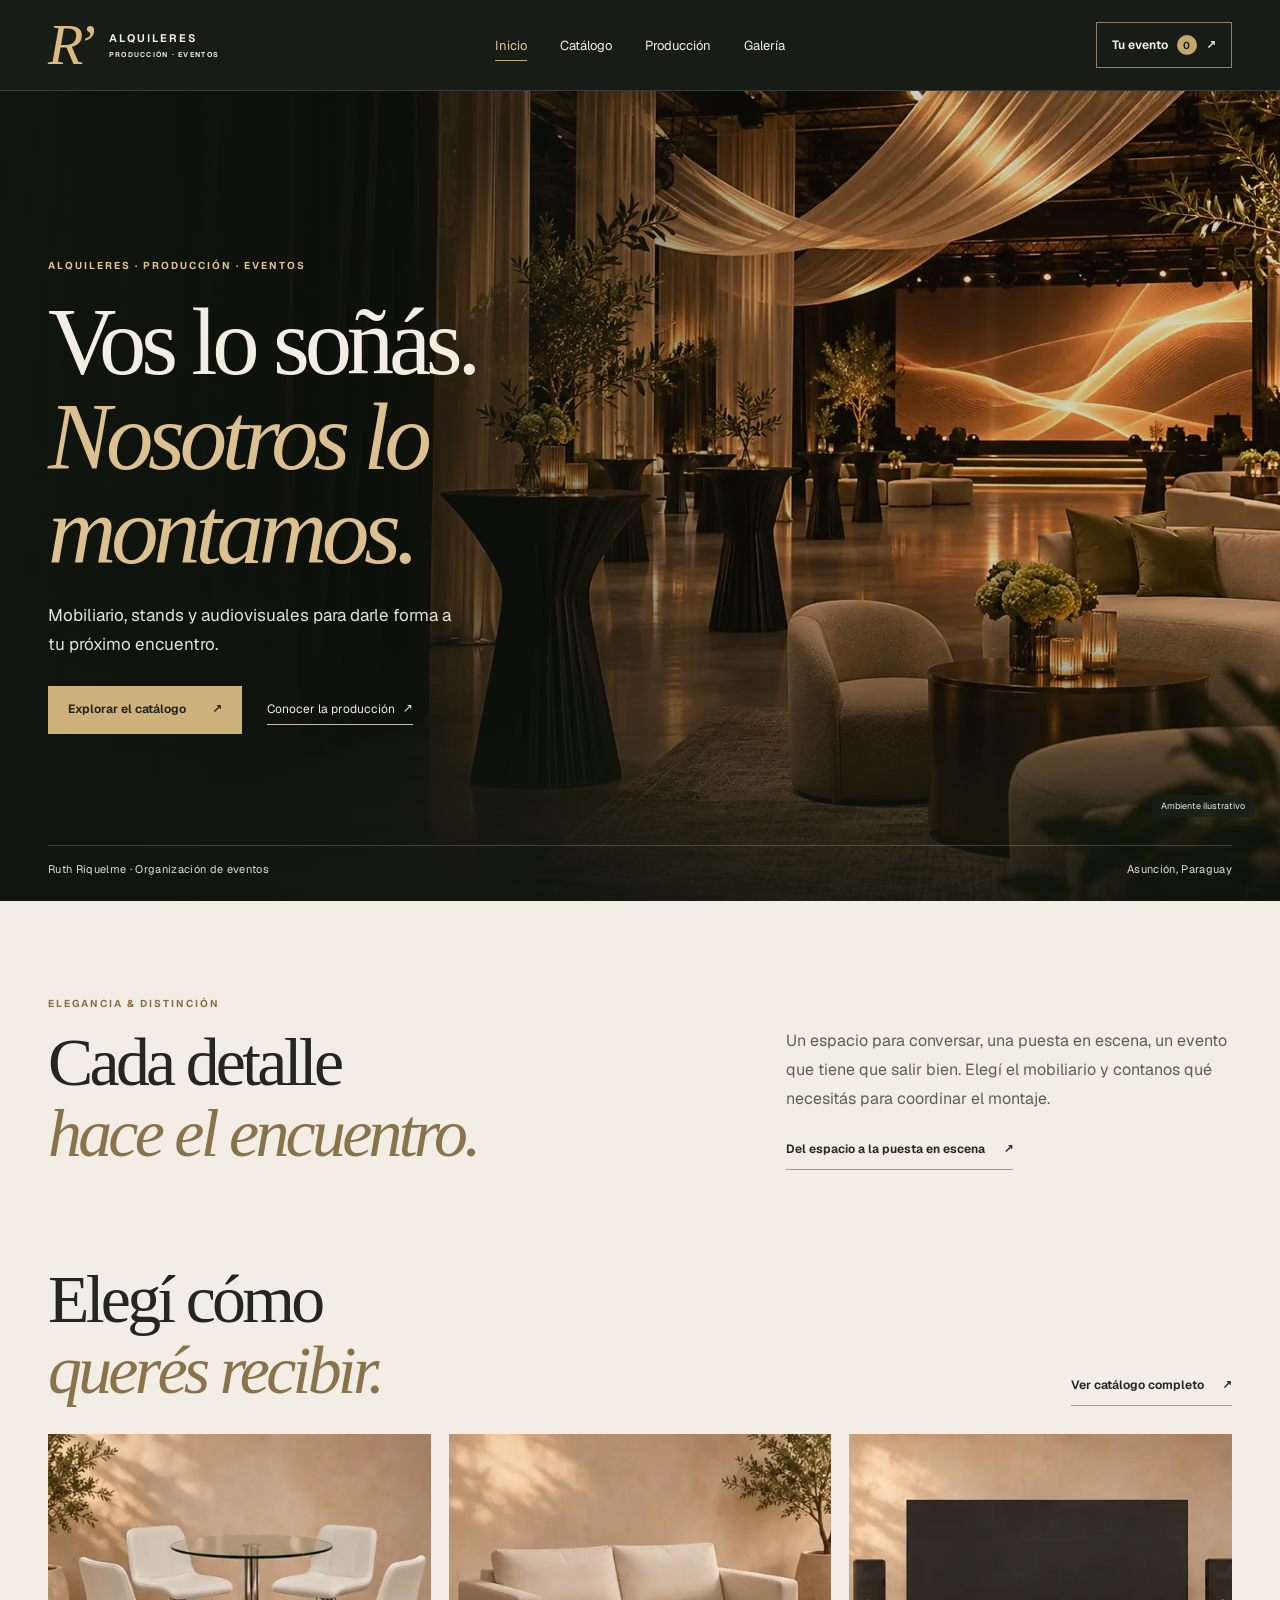
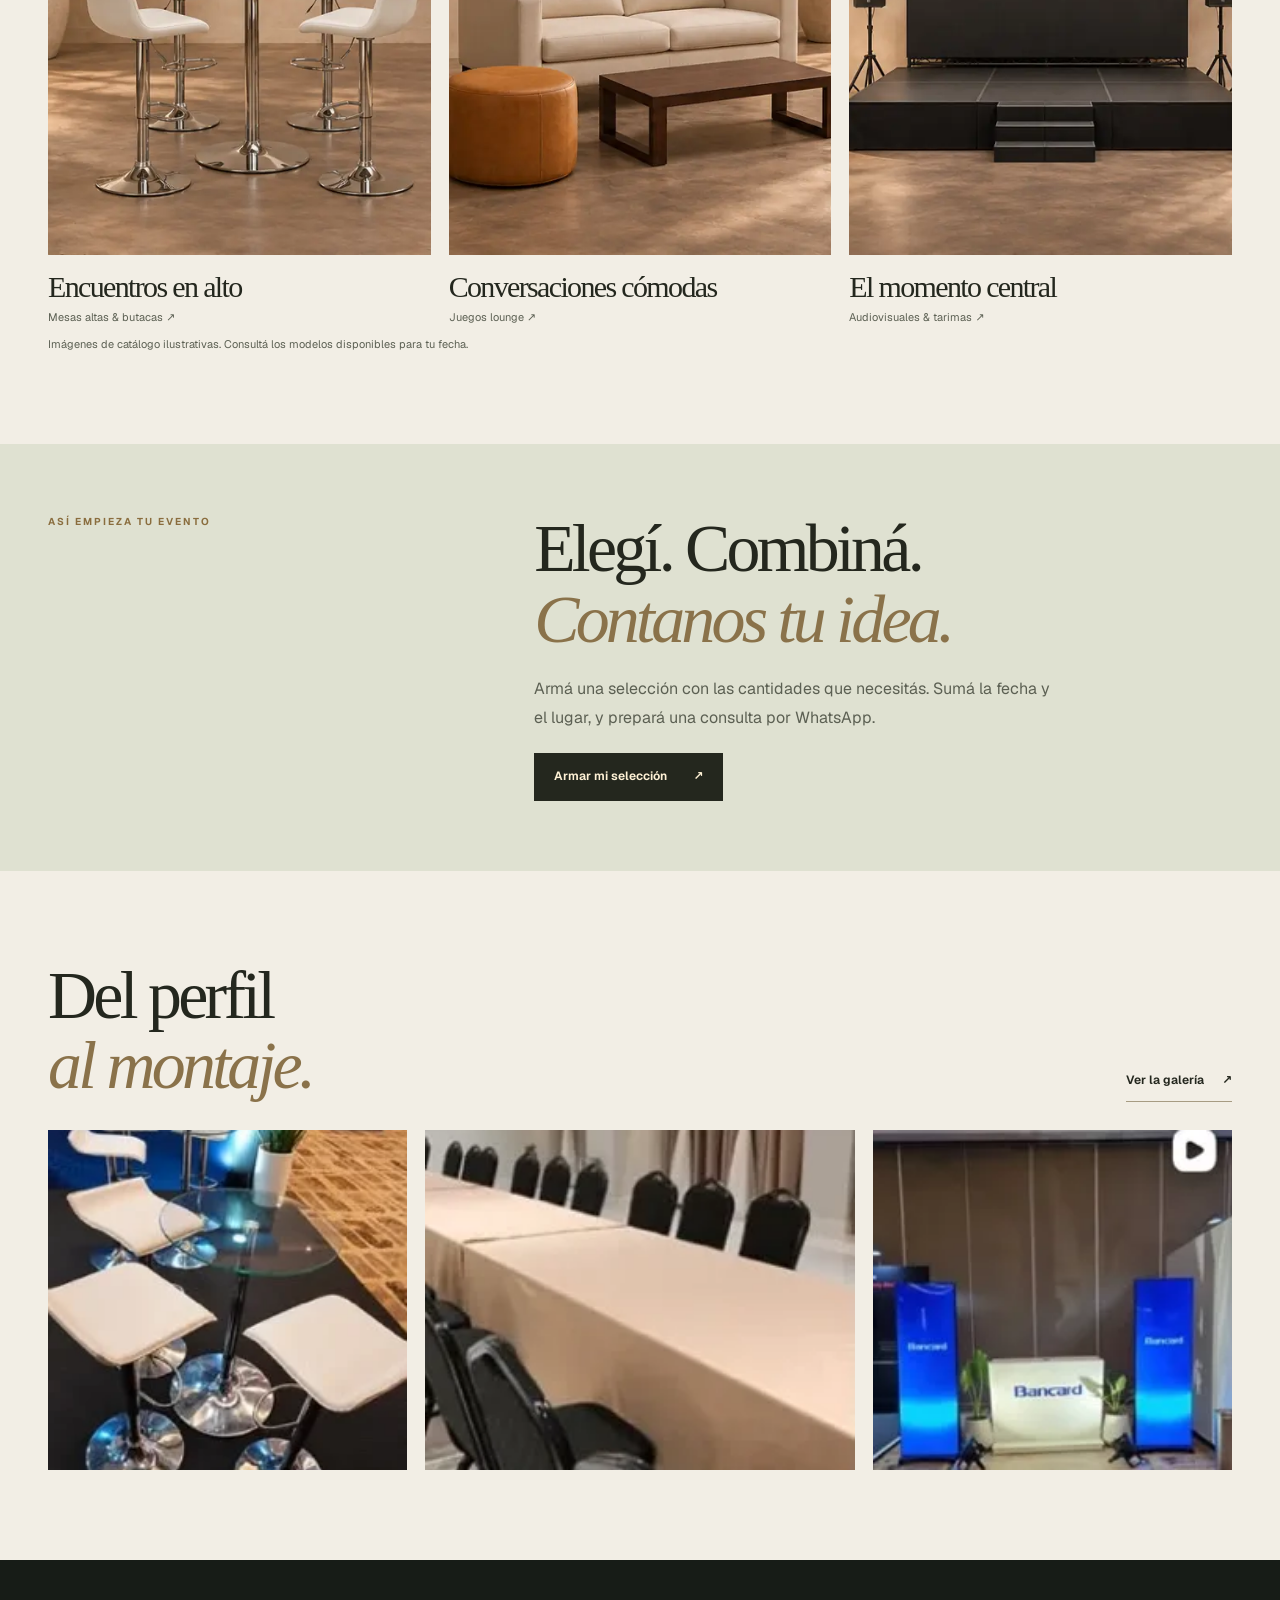
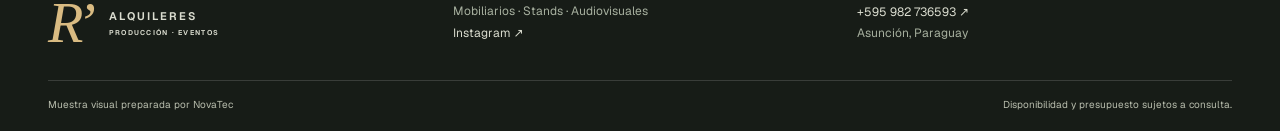
<file: index.html>
<!doctype html><html lang="es-PY"><head><meta charset="utf-8"><meta name="viewport" content="width=device-width,initial-scale=1"><meta name="robots" content="noindex,nofollow"><meta name="theme-color" content="#171a16"><meta name="description" content="R’ Alquileres, Producción y Eventos. Mobiliarios, stands, audiovisuales y montaje en Asunción. Propuesta visual de NovaTec."><title>Inicio · R’ Alquileres, Producción y Eventos</title><link rel="stylesheet" href="styles.css"><script defer src="app.js"></script></head><body data-page="index"><a class="skip" href="#contenido">Ir al contenido</a><header class="header"><div class="wrap nav-row"><a class="brand" href="index.html" aria-label="R’ Alquileres, inicio"><b>R’</b><span>ALQUILERES<small>PRODUCCIÓN · EVENTOS</small></span></a><button id="menu" aria-expanded="false" aria-controls="nav" aria-label="Abrir menú">☰</button><nav id="nav" aria-label="Menú principal"><a href="index.html" aria-current="page">Inicio</a><a href="catalogo.html">Catálogo</a><a href="produccion.html">Producción</a><a href="galeria.html">Galería</a></nav><a class="quote-nav" href="presupuesto.html">Tu evento <span id="count">0</span> <span class="arrow" aria-hidden="true">↗</span></a></div></header><main id="contenido"><section class="hero"><img src="ambiente.webp" alt="Ambientación ilustrativa con mobiliario lounge y escenario en tonos cálidos" fetchpriority="high"><div class="hero-shade"></div><div class="wrap hero-content"><p class="eyebrow">Alquileres · Producción · Eventos</p><h1>Vos lo soñás.<br><em>Nosotros lo<br>montamos.</em></h1><p class="hero-summary">Mobiliario, stands y audiovisuales para darle forma a tu próximo encuentro.</p><a class="button gold" href="catalogo.html">Explorar el catálogo <span>↗</span></a><a class="hero-secondary" href="produccion.html">Conocer la producción <span>↗</span></a></div><span class="image-note">Ambiente ilustrativo</span><div class="hero-bottom wrap"><span>Ruth Riquelme · Organización de eventos</span><span>Asunción, Paraguay</span></div></section>
<section class="wrap intro"><p class="eyebrow">Elegancia & distinción</p><div class="intro-grid"><h2>Cada detalle<br><em>hace el encuentro.</em></h2><div><p>Un espacio para conversar, una puesta en escena, un evento que tiene que salir bien. Elegí el mobiliario y contanos qué necesitás para coordinar el montaje.</p><a class="line-link" href="produccion.html">Del espacio a la puesta en escena <span>↗</span></a></div></div></section>
<section class="collection wrap"><div class="section-head"><h2>Elegí cómo<br><em>querés recibir.</em></h2><a class="line-link" href="catalogo.html">Ver catálogo completo <span class="arrow" aria-hidden="true">↗</span></a></div><div class="category-grid"><a href="catalogo.html?categoria=Mobiliario" class="category"><img src="cocktail.webp" alt="Muestra ilustrativa de conjunto cocktail" loading="lazy"><div><h3>Encuentros en alto</h3><span>Mesas altas & butacas ↗</span></div></a><a href="catalogo.html?categoria=Mobiliario" class="category"><img src="lounge.webp" alt="Muestra ilustrativa de mobiliario lounge" loading="lazy"><div><h3>Conversaciones cómodas</h3><span>Juegos lounge ↗</span></div></a><a href="catalogo.html?categoria=Producción" class="category"><img src="tecnica.webp" alt="Muestra ilustrativa de escenario" loading="lazy"><div><h3>El momento central</h3><span>Audiovisuales & tarimas ↗</span></div></a></div><p class="caption">Imágenes de catálogo ilustrativas. Consultá los modelos disponibles para tu fecha.</p></section>
<section class="ribbon"><div class="wrap ribbon-grid"><p class="eyebrow">Así empieza tu evento</p><div><h2>Elegí. Combiná.<br><em>Contanos tu idea.</em></h2><p>Armá una selección con las cantidades que necesitás. Sumá la fecha y el lugar, y prepará una consulta por WhatsApp.</p><a class="button gold" href="catalogo.html">Armar mi selección <span>↗</span></a></div></div></section>
<section class="wrap mini-gallery"><div class="section-head"><h2>Del perfil<br><em>al montaje.</em></h2><a class="line-link" href="galeria.html">Ver la galería <span class="arrow" aria-hidden="true">↗</span></a></div><div class="real-grid"><img src="real-cocktail.webp" alt="Mobiliario cocktail del Instagram de R’" loading="lazy"><img src="real-mesa.webp" alt="Mesa de reunión del Instagram de R’" loading="lazy"><img src="real-stand.webp" alt="Montaje de stand del Instagram de R’" loading="lazy"></div></section></main><footer><div class="wrap footer-grid"><a class="brand" href="index.html"><b>R’</b><span>ALQUILERES<small>PRODUCCIÓN · EVENTOS</small></span></a><div><p>Mobiliarios · Stands · Audiovisuales</p><a href="https://www.instagram.com/ralquileresproduceventos/" target="_blank" rel="noopener">Instagram <span class="arrow" aria-hidden="true">↗</span></a></div><div><a href="https://wa.me/595982736593" target="_blank" rel="noopener">+595 982 736593 <span class="arrow" aria-hidden="true">↗</span></a><p>Asunción, Paraguay</p></div></div><div class="wrap footer-end"><span>Muestra visual preparada por NovaTec</span><span>Disponibilidad y presupuesto sujetos a consulta.</span></div></footer><dialog id="lightbox" aria-labelledby="lightbox-title"><button id="close-lightbox" aria-label="Cerrar imagen">×</button><img id="lightbox-image" alt=""><h2 id="lightbox-title"></h2></dialog><p id="toast" role="status" hidden></p></body></html>
</file>
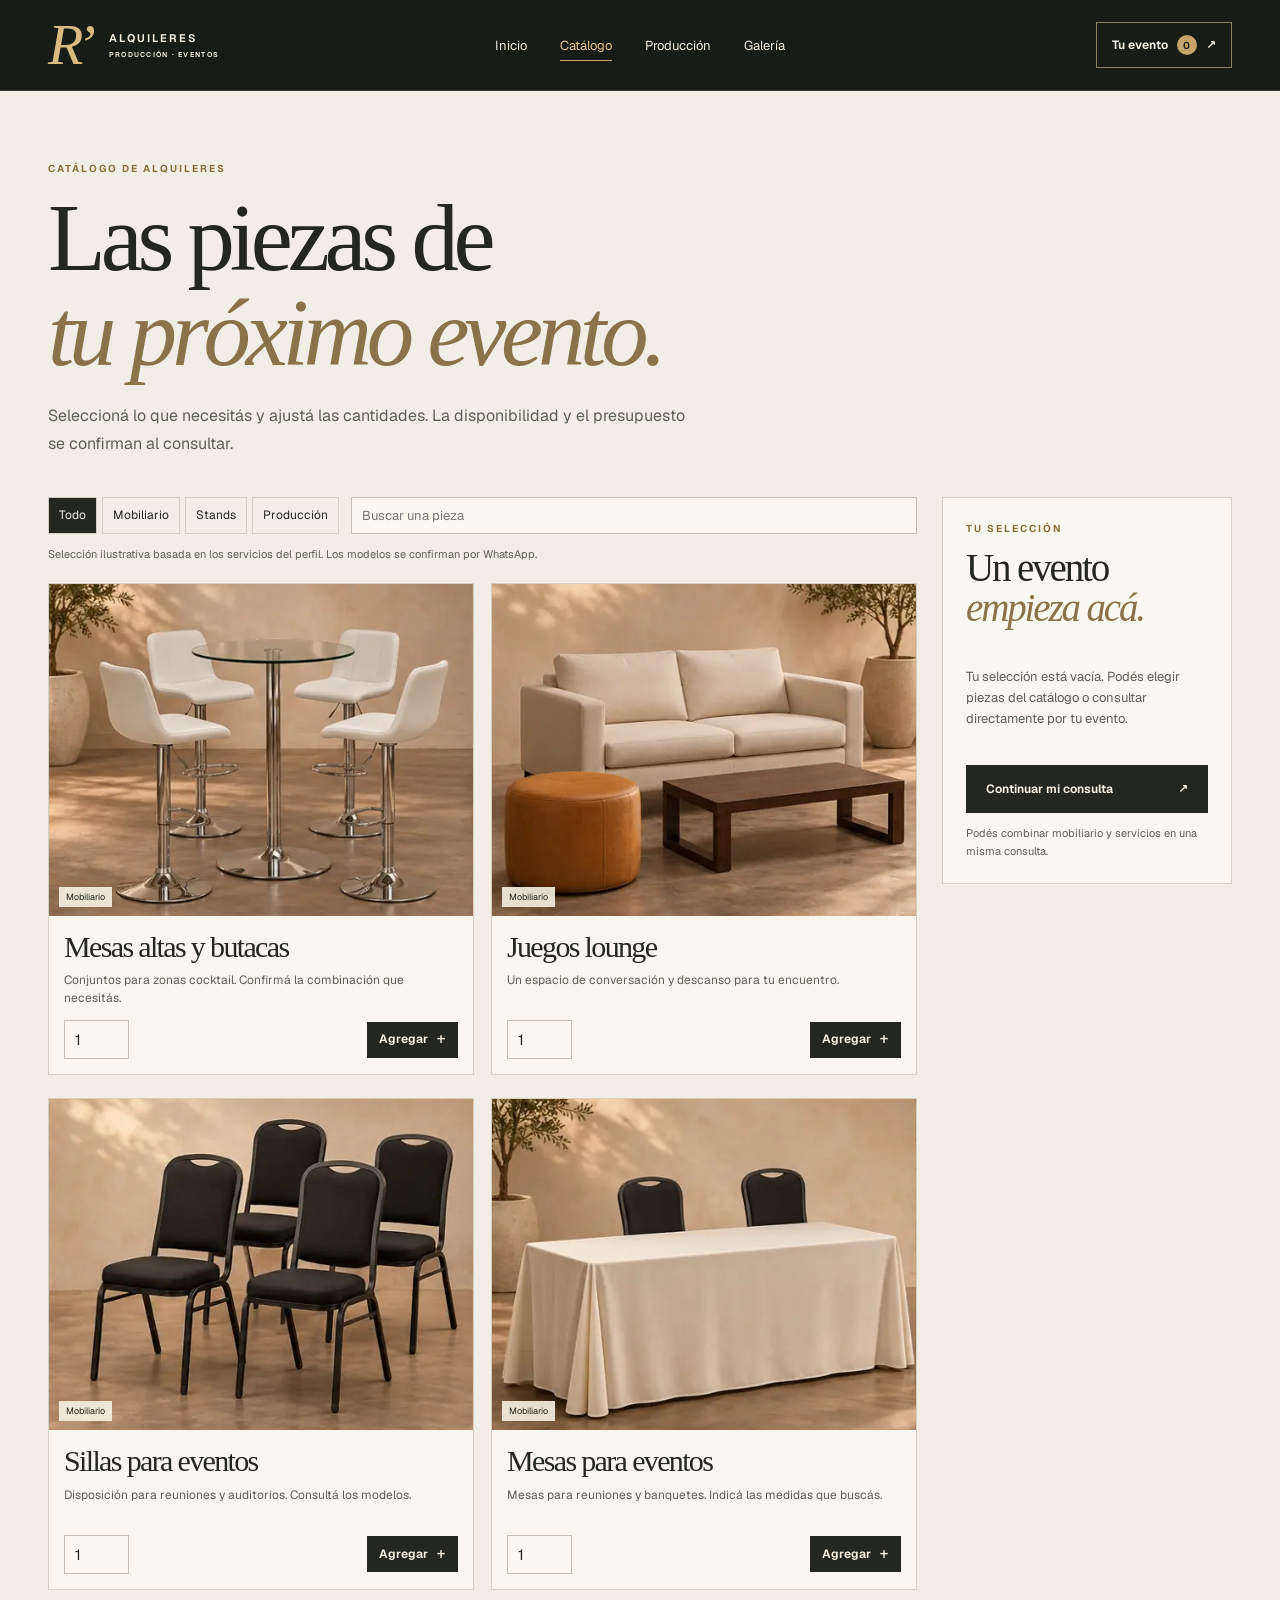
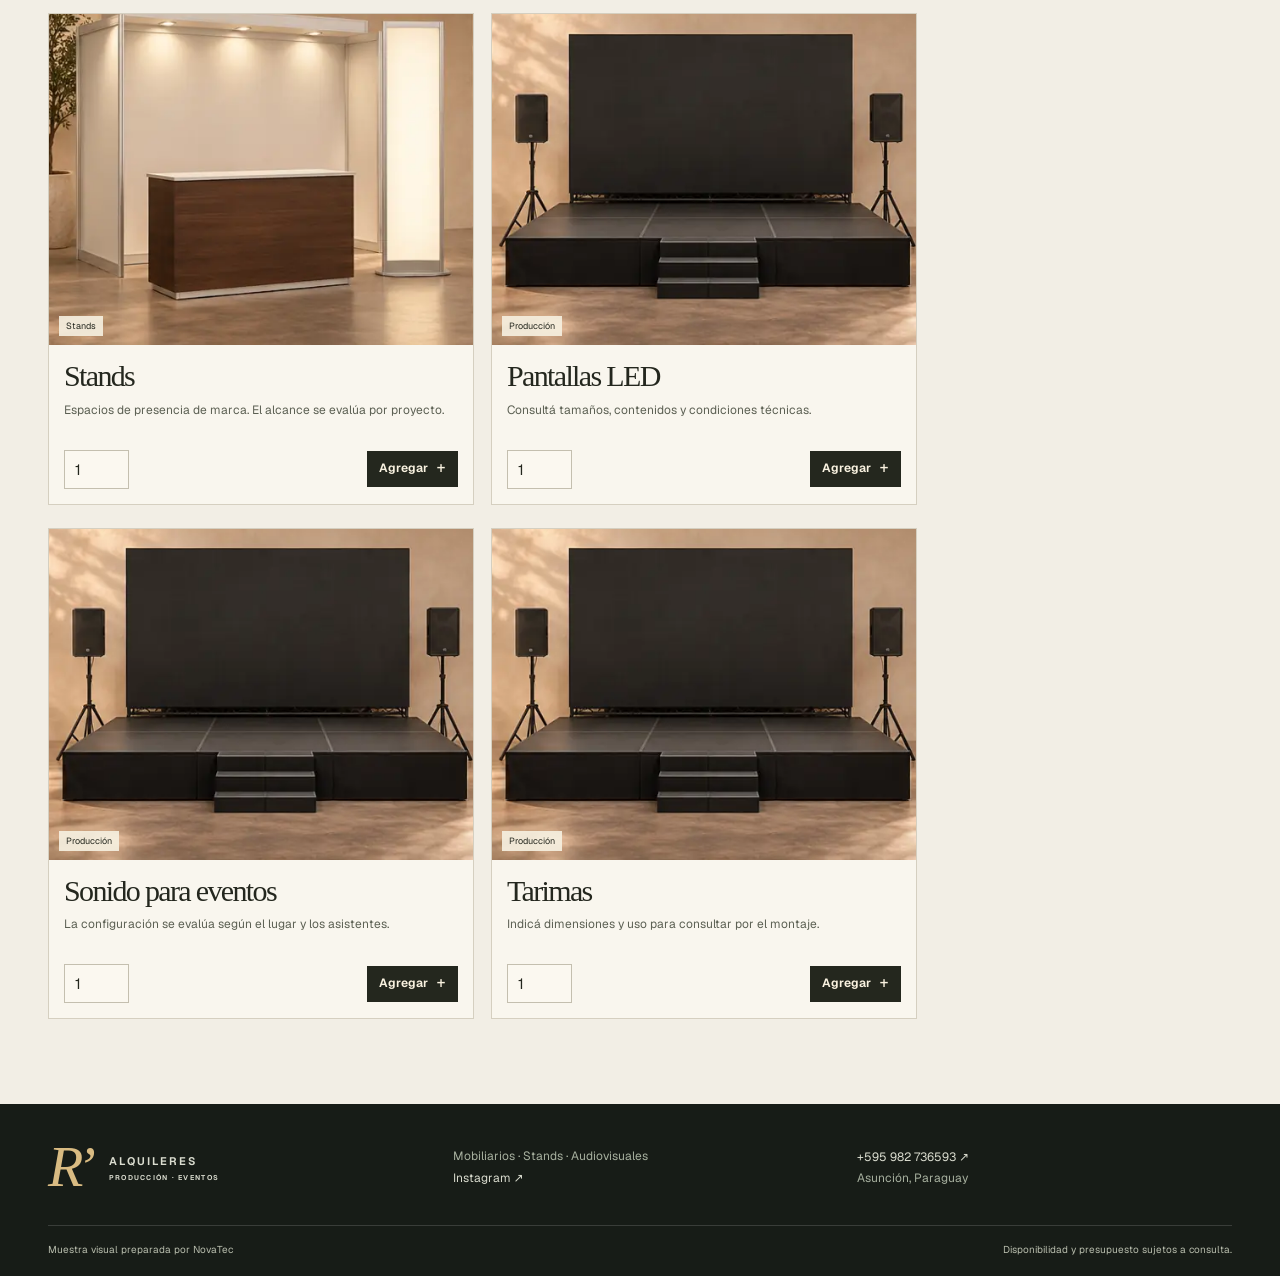
<file: catalogo.html>
<!doctype html><html lang="es-PY"><head><meta charset="utf-8"><meta name="viewport" content="width=device-width,initial-scale=1"><meta name="robots" content="noindex,nofollow"><meta name="theme-color" content="#171a16"><meta name="description" content="R’ Alquileres, Producción y Eventos. Mobiliarios, stands, audiovisuales y montaje en Asunción. Propuesta visual de NovaTec."><title>Catálogo · R’ Alquileres, Producción y Eventos</title><link rel="stylesheet" href="styles.css"><script defer src="app.js"></script></head><body data-page="catalogo"><a class="skip" href="#contenido">Ir al contenido</a><header class="header"><div class="wrap nav-row"><a class="brand" href="index.html" aria-label="R’ Alquileres, inicio"><b>R’</b><span>ALQUILERES<small>PRODUCCIÓN · EVENTOS</small></span></a><button id="menu" aria-expanded="false" aria-controls="nav" aria-label="Abrir menú">☰</button><nav id="nav" aria-label="Menú principal"><a href="index.html">Inicio</a><a href="catalogo.html" aria-current="page">Catálogo</a><a href="produccion.html">Producción</a><a href="galeria.html">Galería</a></nav><a class="quote-nav" href="presupuesto.html">Tu evento <span id="count">0</span> <span class="arrow" aria-hidden="true">↗</span></a></div></header><main id="contenido"><section class="wrap page-intro"><p class="eyebrow">Catálogo de alquileres</p><h1>Las piezas de<br><em>tu próximo evento.</em></h1><p>Seleccioná lo que necesitás y ajustá las cantidades. La disponibilidad y el presupuesto se confirman al consultar.</p></section><section class="wrap catalog-layout"><div><div class="catalog-tools"><div class="filters" role="group" aria-label="Categorías"><button data-filter="" aria-pressed="true">Todo</button><button data-filter="Mobiliario" aria-pressed="false">Mobiliario</button><button data-filter="Stands" aria-pressed="false">Stands</button><button data-filter="Producción" aria-pressed="false">Producción</button></div><label class="search"><span class="sr">Buscar en catálogo</span><input id="search" type="search" placeholder="Buscar una pieza"></label></div><p class="caption">Selección ilustrativa basada en los servicios del perfil. Los modelos se confirman por WhatsApp.</p><div class="products" id="products"></div><p id="empty-products" hidden>No encontramos piezas con esa búsqueda.</p></div><aside class="selection panel" aria-labelledby="selection-title"><p class="eyebrow">Tu selección</p><h2 id="selection-title">Un evento<br><em>empieza acá.</em></h2><div id="selection"></div><a class="button dark full" href="presupuesto.html">Continuar mi consulta <span>↗</span></a><p class="caption">Podés combinar mobiliario y servicios en una misma consulta.</p></aside></section></main><footer><div class="wrap footer-grid"><a class="brand" href="index.html"><b>R’</b><span>ALQUILERES<small>PRODUCCIÓN · EVENTOS</small></span></a><div><p>Mobiliarios · Stands · Audiovisuales</p><a href="https://www.instagram.com/ralquileresproduceventos/" target="_blank" rel="noopener">Instagram <span class="arrow" aria-hidden="true">↗</span></a></div><div><a href="https://wa.me/595982736593" target="_blank" rel="noopener">+595 982 736593 <span class="arrow" aria-hidden="true">↗</span></a><p>Asunción, Paraguay</p></div></div><div class="wrap footer-end"><span>Muestra visual preparada por NovaTec</span><span>Disponibilidad y presupuesto sujetos a consulta.</span></div></footer><dialog id="lightbox" aria-labelledby="lightbox-title"><button id="close-lightbox" aria-label="Cerrar imagen">×</button><img id="lightbox-image" alt=""><h2 id="lightbox-title"></h2></dialog><p id="toast" role="status" hidden></p></body></html>
</file>
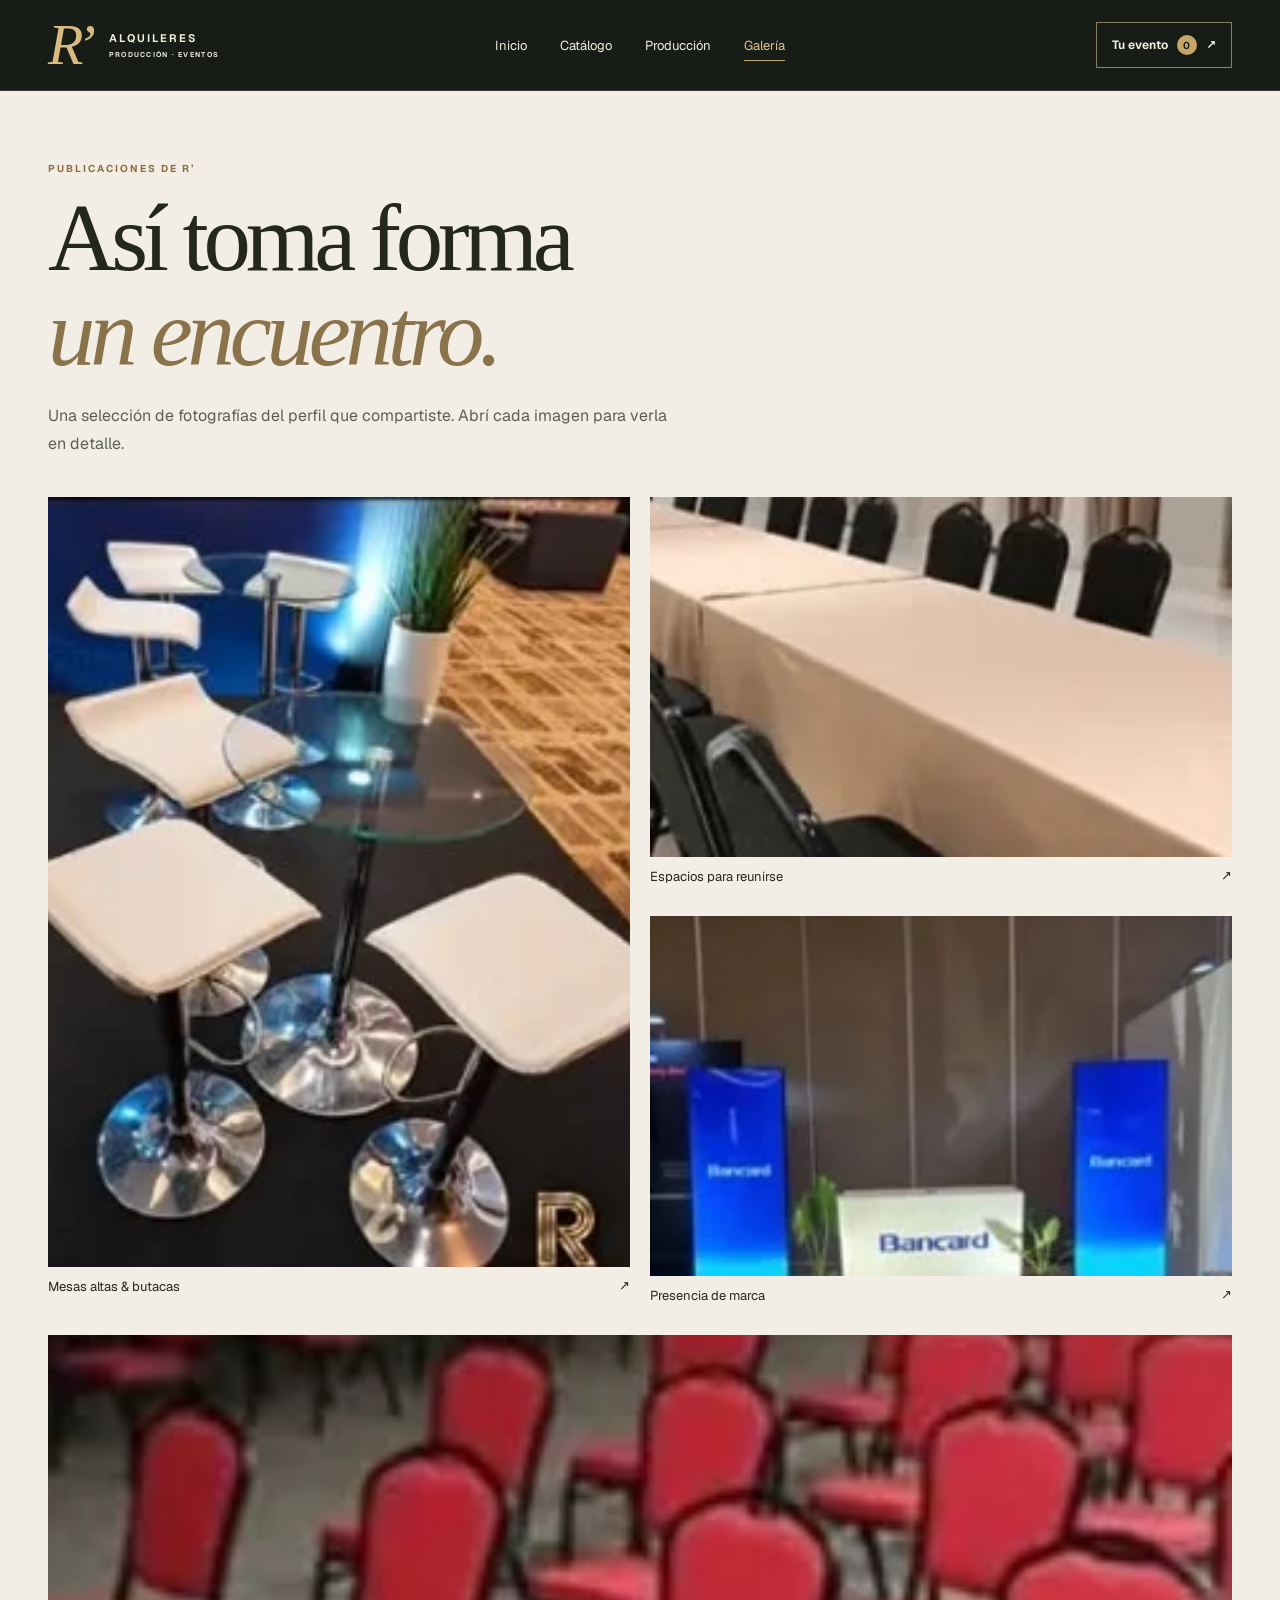
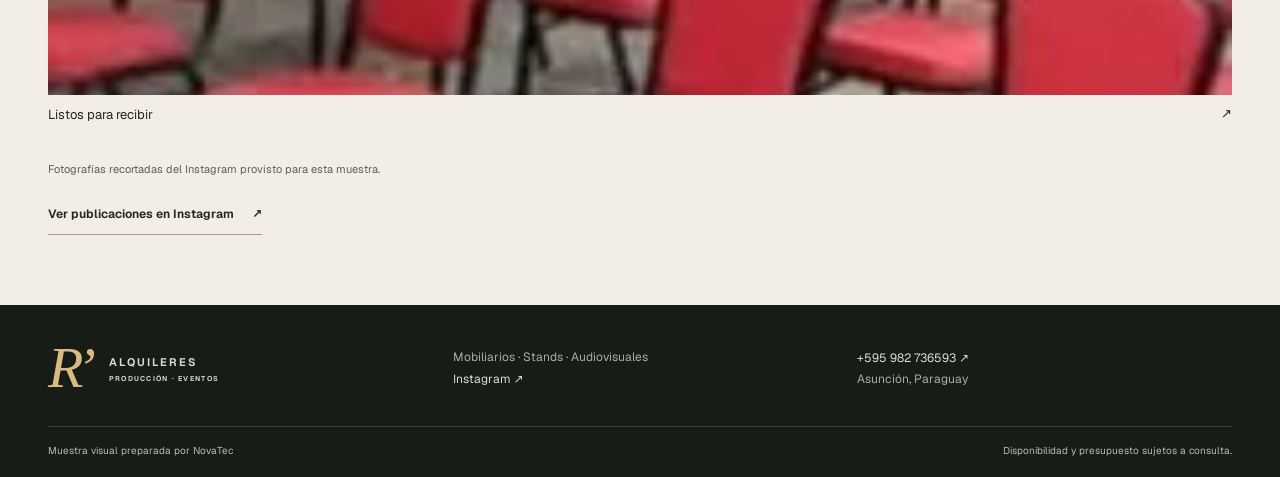
<file: galeria.html>
<!doctype html><html lang="es-PY"><head><meta charset="utf-8"><meta name="viewport" content="width=device-width,initial-scale=1"><meta name="robots" content="noindex,nofollow"><meta name="theme-color" content="#171a16"><meta name="description" content="R’ Alquileres, Producción y Eventos. Mobiliarios, stands, audiovisuales y montaje en Asunción. Propuesta visual de NovaTec."><title>Galería · R’ Alquileres, Producción y Eventos</title><link rel="stylesheet" href="styles.css"><script defer src="app.js"></script></head><body data-page="galeria"><a class="skip" href="#contenido">Ir al contenido</a><header class="header"><div class="wrap nav-row"><a class="brand" href="index.html" aria-label="R’ Alquileres, inicio"><b>R’</b><span>ALQUILERES<small>PRODUCCIÓN · EVENTOS</small></span></a><button id="menu" aria-expanded="false" aria-controls="nav" aria-label="Abrir menú">☰</button><nav id="nav" aria-label="Menú principal"><a href="index.html">Inicio</a><a href="catalogo.html">Catálogo</a><a href="produccion.html">Producción</a><a href="galeria.html" aria-current="page">Galería</a></nav><a class="quote-nav" href="presupuesto.html">Tu evento <span id="count">0</span> <span class="arrow" aria-hidden="true">↗</span></a></div></header><main id="contenido"><section class="wrap page-intro"><p class="eyebrow">Publicaciones de R’</p><h1>Así toma forma<br><em>un encuentro.</em></h1><p>Una selección de fotografías del perfil que compartiste. Abrí cada imagen para verla en detalle.</p></section>
<section class="wrap gallery-grid">
<button class="gallery-item tall" data-photo="real-cocktail.webp" data-title="Mesas altas y butacas"><img src="real-cocktail.webp" alt="Mesa cocktail de vidrio y butacas blancas"><span>Mesas altas & butacas <i>↗</i></span></button>
<button class="gallery-item" data-photo="real-mesa.webp" data-title="Mesa de reunión"><img src="real-mesa.webp" alt="Mesa larga vestida con sillas negras"><span>Espacios para reunirse <i>↗</i></span></button>
<button class="gallery-item" data-photo="real-stand.webp" data-title="Montaje de stand"><img src="real-stand.webp" alt="Stand con mostrador y tótems iluminados"><span>Presencia de marca <i>↗</i></span></button>
<button class="gallery-item wide" data-photo="real-sillas.webp" data-title="Disposición de sillas"><img src="real-sillas.webp" alt="Sillas dispuestas en auditorio"><span>Listos para recibir <i>↗</i></span></button></section>
<section class="wrap gallery-end"><p class="caption">Fotografías recortadas del Instagram provisto para esta muestra.</p><a class="line-link" target="_blank" rel="noopener" href="https://www.instagram.com/ralquileresproduceventos/">Ver publicaciones en Instagram <span class="arrow" aria-hidden="true">↗</span></a></section></main><footer><div class="wrap footer-grid"><a class="brand" href="index.html"><b>R’</b><span>ALQUILERES<small>PRODUCCIÓN · EVENTOS</small></span></a><div><p>Mobiliarios · Stands · Audiovisuales</p><a href="https://www.instagram.com/ralquileresproduceventos/" target="_blank" rel="noopener">Instagram <span class="arrow" aria-hidden="true">↗</span></a></div><div><a href="https://wa.me/595982736593" target="_blank" rel="noopener">+595 982 736593 <span class="arrow" aria-hidden="true">↗</span></a><p>Asunción, Paraguay</p></div></div><div class="wrap footer-end"><span>Muestra visual preparada por NovaTec</span><span>Disponibilidad y presupuesto sujetos a consulta.</span></div></footer><dialog id="lightbox" aria-labelledby="lightbox-title"><button id="close-lightbox" aria-label="Cerrar imagen">×</button><img id="lightbox-image" alt=""><h2 id="lightbox-title"></h2></dialog><p id="toast" role="status" hidden></p></body></html>
</file>
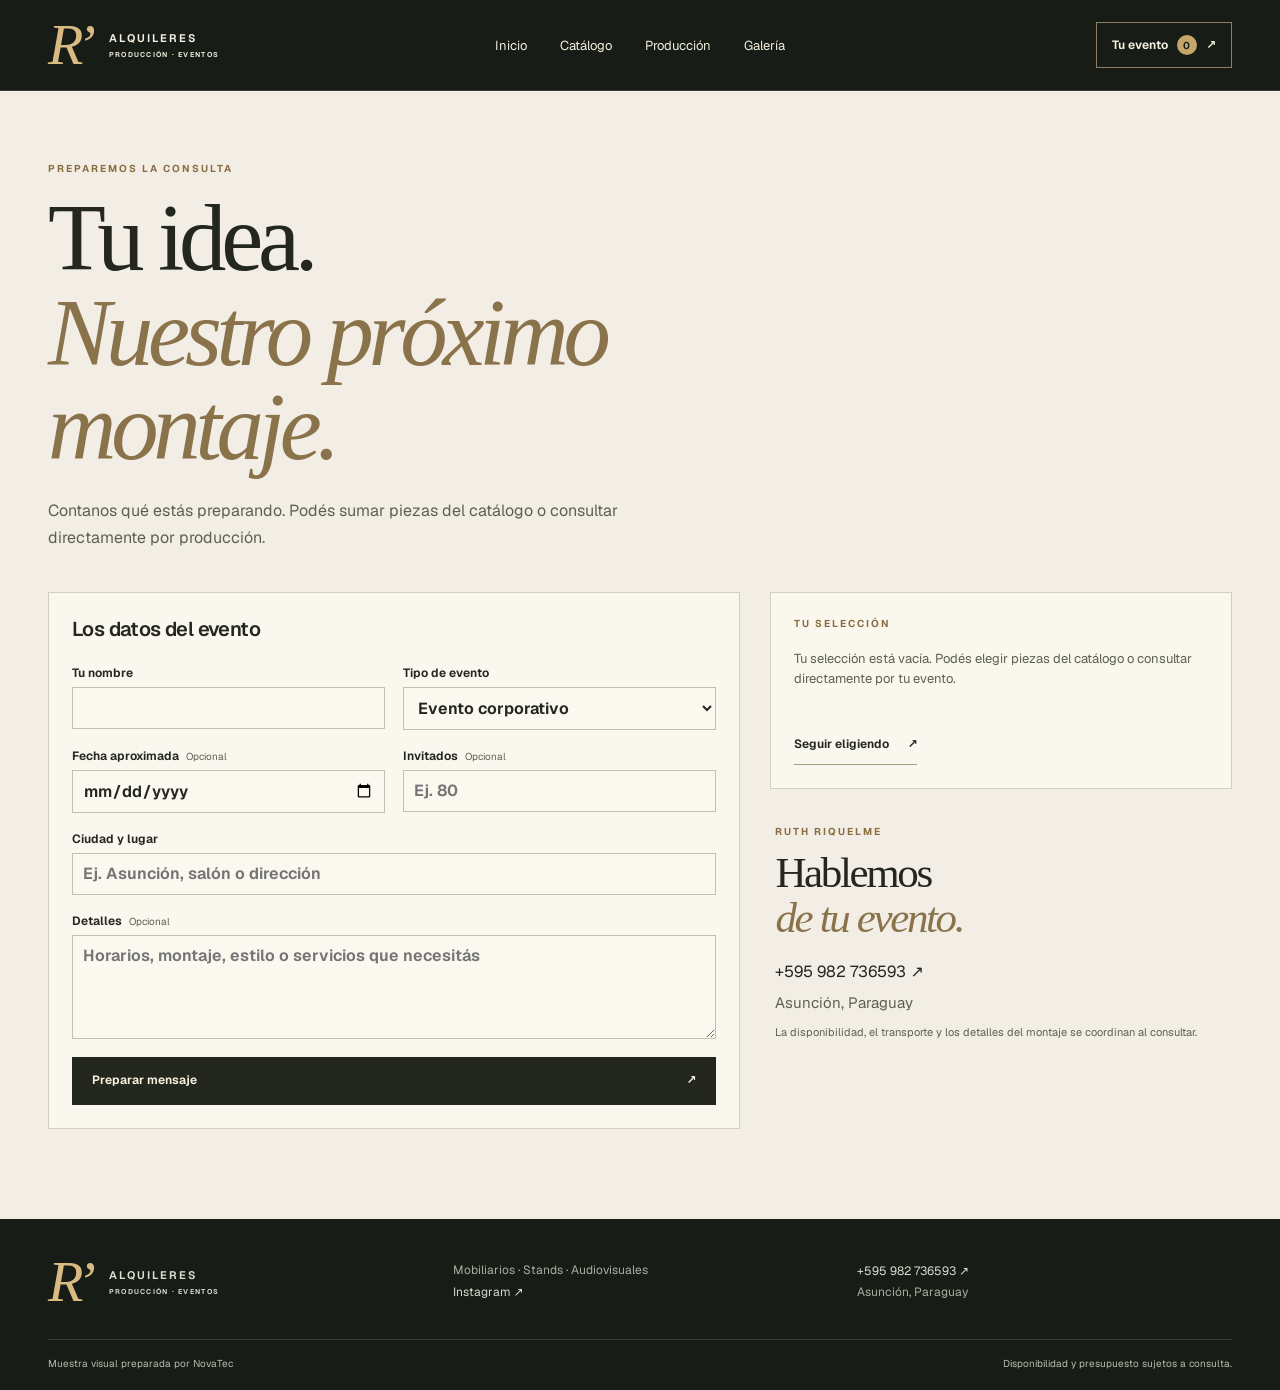
<file: presupuesto.html>
<!doctype html><html lang="es-PY"><head><meta charset="utf-8"><meta name="viewport" content="width=device-width,initial-scale=1"><meta name="robots" content="noindex,nofollow"><meta name="theme-color" content="#171a16"><meta name="description" content="R’ Alquileres, Producción y Eventos. Mobiliarios, stands, audiovisuales y montaje en Asunción. Propuesta visual de NovaTec."><title>Tu evento · R’ Alquileres, Producción y Eventos</title><link rel="stylesheet" href="styles.css"><script defer src="app.js"></script></head><body data-page="presupuesto"><a class="skip" href="#contenido">Ir al contenido</a><header class="header"><div class="wrap nav-row"><a class="brand" href="index.html" aria-label="R’ Alquileres, inicio"><b>R’</b><span>ALQUILERES<small>PRODUCCIÓN · EVENTOS</small></span></a><button id="menu" aria-expanded="false" aria-controls="nav" aria-label="Abrir menú">☰</button><nav id="nav" aria-label="Menú principal"><a href="index.html">Inicio</a><a href="catalogo.html">Catálogo</a><a href="produccion.html">Producción</a><a href="galeria.html">Galería</a></nav><a class="quote-nav" href="presupuesto.html">Tu evento <span id="count">0</span> <span class="arrow" aria-hidden="true">↗</span></a></div></header><main id="contenido"><section class="wrap page-intro"><p class="eyebrow">Preparemos la consulta</p><h1>Tu idea.<br><em>Nuestro próximo montaje.</em></h1><p>Contanos qué estás preparando. Podés sumar piezas del catálogo o consultar directamente por producción.</p></section><section class="wrap quote-layout"><form id="quote-form" class="panel"><h2>Los datos del evento</h2><div class="form-grid"><label>Tu nombre<input name="nombre" autocomplete="name" maxlength="80" required></label><label>Tipo de evento<select name="tipo"><option>Evento corporativo</option><option>Congreso o conferencia</option><option>Feria o exposición</option><option>Celebración social</option><option>Otro encuentro</option></select></label><label>Fecha aproximada <small>Opcional</small><input name="fecha" type="date" max="2100-12-31"></label><label>Invitados <small>Opcional</small><input name="personas" type="number" min="1" max="100000" step="1" placeholder="Ej. 80"></label><label class="span">Ciudad y lugar<input name="lugar" maxlength="120" required placeholder="Ej. Asunción, salón o dirección"></label><label class="span">Detalles <small>Opcional</small><textarea name="notas" maxlength="1200" rows="4" placeholder="Horarios, montaje, estilo o servicios que necesitás"></textarea></label></div><button class="button dark full" type="submit">Preparar mensaje <span>↗</span></button><div id="message-preview" hidden><h3>Revisá tu consulta</h3><p id="message"></p><a id="whatsapp" class="button gold full" target="_blank" rel="noopener" href="https://wa.me/595982736593">Abrir WhatsApp <span>↗</span></a></div></form><aside><div class="panel"><p class="eyebrow">Tu selección</p><div id="selection"></div><a href="catalogo.html" class="line-link">Seguir eligiendo <span class="arrow" aria-hidden="true">↗</span></a></div><div class="contact-card"><p class="eyebrow">Ruth Riquelme</p><h2>Hablemos<br><em>de tu evento.</em></h2><a href="https://wa.me/595982736593" target="_blank" rel="noopener">+595 982 736593 <span class="arrow" aria-hidden="true">↗</span></a><p>Asunción, Paraguay</p><p class="caption">La disponibilidad, el transporte y los detalles del montaje se coordinan al consultar.</p></div></aside></section></main><footer><div class="wrap footer-grid"><a class="brand" href="index.html"><b>R’</b><span>ALQUILERES<small>PRODUCCIÓN · EVENTOS</small></span></a><div><p>Mobiliarios · Stands · Audiovisuales</p><a href="https://www.instagram.com/ralquileresproduceventos/" target="_blank" rel="noopener">Instagram <span class="arrow" aria-hidden="true">↗</span></a></div><div><a href="https://wa.me/595982736593" target="_blank" rel="noopener">+595 982 736593 <span class="arrow" aria-hidden="true">↗</span></a><p>Asunción, Paraguay</p></div></div><div class="wrap footer-end"><span>Muestra visual preparada por NovaTec</span><span>Disponibilidad y presupuesto sujetos a consulta.</span></div></footer><dialog id="lightbox" aria-labelledby="lightbox-title"><button id="close-lightbox" aria-label="Cerrar imagen">×</button><img id="lightbox-image" alt=""><h2 id="lightbox-title"></h2></dialog><p id="toast" role="status" hidden></p></body></html>
</file>
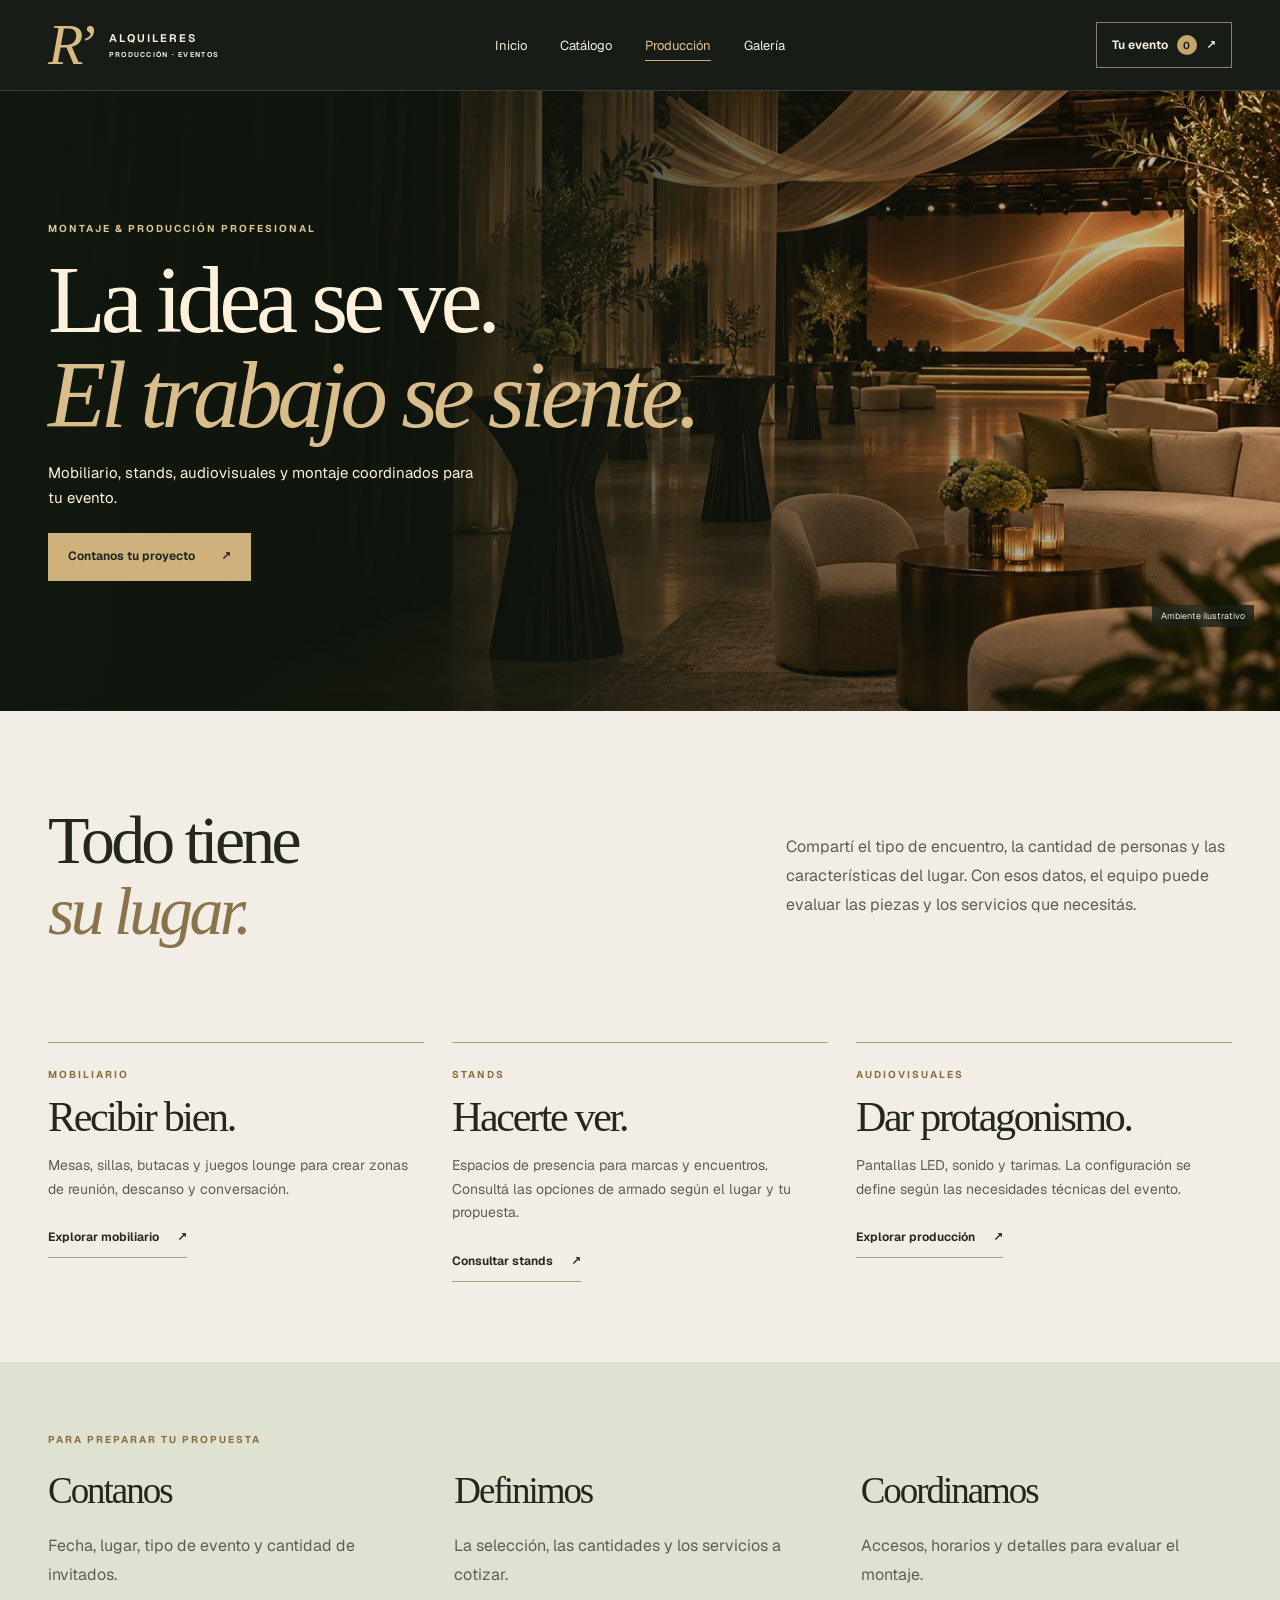
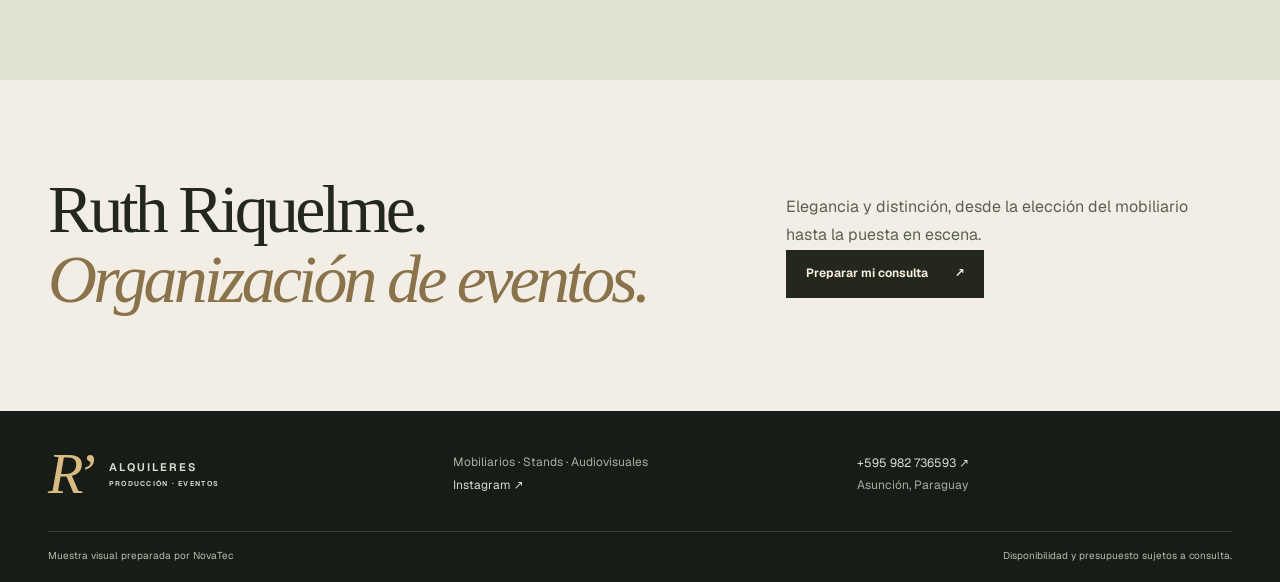
<file: produccion.html>
<!doctype html><html lang="es-PY"><head><meta charset="utf-8"><meta name="viewport" content="width=device-width,initial-scale=1"><meta name="robots" content="noindex,nofollow"><meta name="theme-color" content="#171a16"><meta name="description" content="R’ Alquileres, Producción y Eventos. Mobiliarios, stands, audiovisuales y montaje en Asunción. Propuesta visual de NovaTec."><title>Producción · R’ Alquileres, Producción y Eventos</title><link rel="stylesheet" href="styles.css"><script defer src="app.js"></script></head><body data-page="produccion"><a class="skip" href="#contenido">Ir al contenido</a><header class="header"><div class="wrap nav-row"><a class="brand" href="index.html" aria-label="R’ Alquileres, inicio"><b>R’</b><span>ALQUILERES<small>PRODUCCIÓN · EVENTOS</small></span></a><button id="menu" aria-expanded="false" aria-controls="nav" aria-label="Abrir menú">☰</button><nav id="nav" aria-label="Menú principal"><a href="index.html">Inicio</a><a href="catalogo.html">Catálogo</a><a href="produccion.html" aria-current="page">Producción</a><a href="galeria.html">Galería</a></nav><a class="quote-nav" href="presupuesto.html">Tu evento <span id="count">0</span> <span class="arrow" aria-hidden="true">↗</span></a></div></header><main id="contenido"><section class="production-hero"><img src="ambiente.webp" alt="Escenario y ambientación ilustrativos"><div class="wrap"><p class="eyebrow">Montaje & producción profesional</p><h1>La idea se ve.<br><em>El trabajo se siente.</em></h1><p>Mobiliario, stands, audiovisuales y montaje coordinados para tu evento.</p><a href="presupuesto.html" class="button gold">Contanos tu proyecto <span class="arrow" aria-hidden="true">↗</span></a></div><span class="image-note">Ambiente ilustrativo</span></section>
<section class="wrap intro"><div class="intro-grid"><h2>Todo tiene<br><em>su lugar.</em></h2><p>Compartí el tipo de encuentro, la cantidad de personas y las características del lugar. Con esos datos, el equipo puede evaluar las piezas y los servicios que necesitás.</p></div></section>
<section class="wrap services"><article><span class="eyebrow">Mobiliario</span><h2>Recibir bien.</h2><p>Mesas, sillas, butacas y juegos lounge para crear zonas de reunión, descanso y conversación.</p><a class="line-link" href="catalogo.html?categoria=Mobiliario">Explorar mobiliario <span class="arrow" aria-hidden="true">↗</span></a></article><article><span class="eyebrow">Stands</span><h2>Hacerte ver.</h2><p>Espacios de presencia para marcas y encuentros. Consultá las opciones de armado según el lugar y tu propuesta.</p><a class="line-link" href="catalogo.html?categoria=Stands">Consultar stands <span class="arrow" aria-hidden="true">↗</span></a></article><article><span class="eyebrow">Audiovisuales</span><h2>Dar protagonismo.</h2><p>Pantallas LED, sonido y tarimas. La configuración se define según las necesidades técnicas del evento.</p><a class="line-link" href="catalogo.html?categoria=Producción">Explorar producción <span class="arrow" aria-hidden="true">↗</span></a></article></section>
<section class="ribbon"><div class="wrap"><p class="eyebrow">Para preparar tu propuesta</p><div class="process"><article><h3>Contanos</h3><p>Fecha, lugar, tipo de evento y cantidad de invitados.</p></article><article><h3>Definimos</h3><p>La selección, las cantidades y los servicios a cotizar.</p></article><article><h3>Coordinamos</h3><p>Accesos, horarios y detalles para evaluar el montaje.</p></article></div></div></section>
<section class="wrap intro"><div class="intro-grid"><h2>Ruth Riquelme.<br><em>Organización de eventos.</em></h2><div><p>Elegancia y distinción, desde la elección del mobiliario hasta la puesta en escena.</p><a class="button dark" href="presupuesto.html">Preparar mi consulta <span class="arrow" aria-hidden="true">↗</span></a></div></div></section></main><footer><div class="wrap footer-grid"><a class="brand" href="index.html"><b>R’</b><span>ALQUILERES<small>PRODUCCIÓN · EVENTOS</small></span></a><div><p>Mobiliarios · Stands · Audiovisuales</p><a href="https://www.instagram.com/ralquileresproduceventos/" target="_blank" rel="noopener">Instagram <span class="arrow" aria-hidden="true">↗</span></a></div><div><a href="https://wa.me/595982736593" target="_blank" rel="noopener">+595 982 736593 <span class="arrow" aria-hidden="true">↗</span></a><p>Asunción, Paraguay</p></div></div><div class="wrap footer-end"><span>Muestra visual preparada por NovaTec</span><span>Disponibilidad y presupuesto sujetos a consulta.</span></div></footer><dialog id="lightbox" aria-labelledby="lightbox-title"><button id="close-lightbox" aria-label="Cerrar imagen">×</button><img id="lightbox-image" alt=""><h2 id="lightbox-title"></h2></dialog><p id="toast" role="status" hidden></p></body></html>
</file>
<file: styles.css>
@font-face{font-family:Geist;src:url(geist.woff2) format("woff2");font-weight:100 900;font-display:swap}
:root{--paper:#f2eee5;--ink:#24271e;--gold:#c9aa72;--line:#d5cfc0;--muted:#5c6053;--dark:#171c17;font:15px Geist,system-ui,sans-serif;color:var(--ink);background:var(--paper)}
*{box-sizing:border-box}body,h1,h2,h3,p{margin:0}button,input,select,textarea{font:inherit}button{cursor:pointer}a{color:inherit;text-decoration:none}img{display:block;width:100%;height:auto}[hidden]{display:none!important}
:focus-visible{outline:2px solid #987038;outline-offset:4px}.wrap{width:min(1340px,calc(100% - 96px));margin-inline:auto}
.skip{position:absolute;top:-80px;left:10px;background:var(--paper);padding:10px;z-index:20}.skip:focus{top:10px}.sr{position:absolute;clip-path:inset(50%);width:1px;height:1px;overflow:hidden}
.header{background:var(--dark);color:#f5efdf;border-bottom:1px solid #ffffff25;position:relative;z-index:5}.nav-row{height:90px;display:grid;grid-template-columns:1fr auto 1fr;align-items:center;gap:28px}
.brand{display:inline-flex;align-items:center;gap:12px;justify-self:start}.brand b{font:italic 58px/.8 Georgia,serif;color:#d9bb82;letter-spacing:-.12em;margin-right:8px}.brand span{font-size:11px;letter-spacing:.18em;font-weight:650}.brand small{display:block;font-size:7px;letter-spacing:.18em;margin-top:5px}
nav{display:flex;gap:33px;font-size:13px}nav a{padding:10px 0;position:relative}nav a:hover,nav a[aria-current]{color:#e5c58f}nav a[aria-current]::after{content:"";position:absolute;bottom:3px;left:0;right:0;height:1px;background:var(--gold)}
.quote-nav{justify-self:end;border:1px solid #8e8063;padding:12px 15px;font-size:12px;font-weight:650}.quote-nav:hover{background:#363b2c}#count{display:inline-grid;place-items:center;min-width:20px;height:20px;border-radius:50%;background:#c5a56a;color:#171c17;margin:0 6px;font-size:10px}#menu{display:none}
.hero{min-height:720px;height:calc(100svh - 90px);max-height:980px;position:relative;isolation:isolate;background:#252820;color:#f3eee1;display:flex;align-items:center}
.hero>img,.hero-shade{position:absolute;inset:0;width:100%;height:100%;object-fit:cover;z-index:-2}.hero-shade{background:linear-gradient(90deg,#10160fee 0%,#10160fb3 28%,#10160f39 67%,#10160f28),linear-gradient(0deg,#10160fc9,transparent 40%);z-index:-1}
.eyebrow{text-transform:uppercase;font-size:10px;letter-spacing:.2em;line-height:1.5;font-weight:680;color:#8a6d3e}
.hero .eyebrow,.production-hero .eyebrow{color:#dec592}
h1,h2,h3{font-family:Georgia,'Times New Roman',serif;font-weight:400;letter-spacing:-.055em}
h1{font-size:clamp(65px,7.4vw,116px);line-height:1;max-width:15ch}h1 em,h2 em{font-weight:400;color:#8a724a}
.hero h1{margin:22px 0}.hero h1 em{color:#dcc090}.hero-summary{max-width:37ch;line-height:1.7;color:#e3e4d5;font-size:17px}
.button{display:inline-flex;align-items:center;justify-content:space-between;gap:26px;padding:15px 19px;min-height:48px;font-size:12px;line-height:1.3;font-weight:650;border:1px solid transparent}
.gold{background:#cfb17c;color:#1d251c}.gold:hover{background:#e2c58e}.dark{background:var(--ink);color:#f9f2e0}.dark:hover{background:#48513b}.hero .button{margin-top:27px}
.hero-secondary{display:inline-flex;margin-left:25px;font-size:12px;gap:8px;border-bottom:1px solid #c1bba1;padding-bottom:7px}
.hero-bottom{position:absolute;bottom:25px;left:0;right:0;display:flex;justify-content:space-between;border-top:1px solid #b4b1a44f;padding-top:16px;color:#e1dfcf;font-size:11px;letter-spacing:.03em}
.image-note{position:absolute;bottom:84px;right:26px;background:#172018c9;padding:5px 9px;font-size:9px;color:#efe9dc}
.intro{padding-block:95px}.intro>.eyebrow{margin-bottom:16px}
.intro-grid{display:grid;grid-template-columns:1.2fr .8fr;gap:70px;align-items:center}
h2{font-size:clamp(45px,5.3vw,78px);line-height:1.04}
.intro-grid p,.ribbon p:not(.eyebrow){color:var(--muted);line-height:1.8;font-size:16px}
.line-link{display:inline-flex;align-items:center;gap:18px;min-height:42px;border-bottom:1px solid #a79c83;font-size:12px;font-weight:650;margin-top:15px}.line-link:hover{color:#957139}
.section-head{display:flex;justify-content:space-between;gap:25px;align-items:end;margin-bottom:28px}
.collection{padding-bottom:90px}.category-grid{display:grid;grid-template-columns:repeat(3,1fr);gap:18px}
.category{min-width:0}.category img{aspect-ratio:4/4.4;object-fit:cover;background:#d6cfbf}
.category>div{display:flex;flex-direction:column;gap:7px;margin-top:15px}.category h3{font-size:30px;line-height:1.1}.category span{font-size:11px;color:var(--muted)}.category:hover img{filter:brightness(1.04)}
.caption{color:var(--muted);font-size:11px;line-height:1.6;margin-top:12px}
.ribbon{background:#dfe1d1;padding-block:70px}
.ribbon-grid{display:grid;grid-template-columns:1fr 1.6fr;gap:50px}.ribbon p:not(.eyebrow){max-width:47ch;margin:20px 0}.ribbon .gold{background:var(--ink);color:#fff2d6}
.mini-gallery{padding-block:90px}
.real-grid{display:grid;grid-template-columns:1fr 1.2fr 1fr;gap:18px}.real-grid img{height:340px;object-fit:cover}
footer{background:#171c17;color:#dadccf;padding-top:40px}
.footer-grid{display:grid;grid-template-columns:1fr 1fr 1fr;gap:30px;align-items:center}.footer-grid p,.footer-grid a:not(.brand){font-size:12px;line-height:1.8}.footer-grid p{color:#a7b09f}.footer-end{display:flex;justify-content:space-between;gap:15px;border-top:1px solid #ffffff25;margin-top:34px;padding:17px 0 20px;font-size:10px;color:#b8bdad}
.page-intro{padding-block:70px 40px}.page-intro .eyebrow{margin-bottom:15px}.page-intro>p:last-child{max-width:58ch;font-size:16px;line-height:1.7;color:var(--muted);margin-top:22px}
.catalog-layout{display:grid;grid-template-columns:minmax(0,1fr) 290px;gap:25px;align-items:start;padding-bottom:85px}
.catalog-tools{display:flex;gap:12px;justify-content:space-between;flex-wrap:wrap}
.filters{display:flex;flex-wrap:wrap;gap:5px}.filters button{min-height:36px;padding:7px 10px;border:1px solid var(--line);background:transparent;font-size:12px;color:var(--ink)}
.filters button[aria-pressed=true],.filters button:hover{background:var(--ink);color:var(--paper)}
input,select,textarea{border:1px solid #c4bfaf;background:#fbf8f0;color:var(--ink);min-height:42px;padding:9px 10px;min-width:0;border-radius:0}
.search{flex:1;min-width:160px}.search input{width:100%;min-height:36px;font-size:13px}
.products{display:grid;grid-template-columns:repeat(2,minmax(0,1fr));gap:23px 17px;margin-top:20px}
.product{border:1px solid var(--line);background:#f9f6ee;min-width:0}
.product-image{position:relative}.product img{width:100%;aspect-ratio:1.28;object-fit:cover}
.product-type{position:absolute;left:10px;bottom:9px;font-size:9px;background:#f7f1e1e6;padding:4px 7px}
.product-copy{padding:15px}
.product h3{font-size:30px;line-height:1.05}.product p{font-size:12px;line-height:1.5;color:var(--muted);margin:9px 0 13px;min-height:36px}
.product-bottom{display:flex;gap:9px;justify-content:space-between;align-items:center}
.qty{width:65px;min-height:35px;font-size:15px}.product button{min-height:36px;padding:9px 11px;gap:8px}
.panel{border:1px solid var(--line);background:#faf7ef;padding:23px}
.selection{position:sticky;top:20px}.selection h2{font-size:39px;margin:12px 0 20px}
.selected-item{border-bottom:1px solid var(--line);padding:13px 0}
.selected-item>strong{display:block;font-size:13px;line-height:1.4}.selected-controls{display:flex;align-items:center;gap:9px;margin-top:8px}.selected-controls button{min-width:31px;min-height:31px;border:1px solid var(--line);background:transparent;color:var(--ink)}.selected-controls .remove{margin-left:auto;width:auto;border:0;font-size:11px;text-decoration:underline}
.selection-empty{font-size:13px;line-height:1.6;color:var(--muted);padding:18px 0}
.full{width:100%;margin-top:18px}
.production-hero{position:relative;isolation:isolate;color:#fff1db;min-height:620px;display:flex;align-items:center;background:#152016}
.production-hero>img{position:absolute;inset:0;width:100%;height:100%;object-fit:cover;z-index:-2}.production-hero::after{content:"";position:absolute;inset:0;background:linear-gradient(90deg,#111910eb,#111910b0 50%,#11191025);z-index:-1}.production-hero h1{margin:17px 0}.production-hero h1 em{color:#d9bd8b}.production-hero p:not(.eyebrow){max-width:43ch;line-height:1.7;margin-bottom:22px}
.services{display:grid;grid-template-columns:repeat(3,1fr);gap:28px;padding-bottom:80px}.services article{border-top:1px solid #aaa084;padding-top:20px}.services h2{font-size:42px;margin:14px 0}.services p{line-height:1.7;color:var(--muted);font-size:14px}
.process{display:grid;grid-template-columns:repeat(3,1fr);gap:35px;margin-top:22px}.process h3{font-size:37px}
.gallery-grid{display:grid;grid-template-columns:1fr 1fr;gap:20px;align-items:start}.gallery-item{background:none;border:0;padding:0;color:var(--ink);text-align:left;position:relative;min-width:0}.gallery-item img{height:360px;object-fit:cover}.gallery-item.tall{grid-row:span 2}.gallery-item.tall img{height:770px}.gallery-item span{display:flex;justify-content:space-between;font-size:13px;padding:11px 0}.gallery-item i{font-style:normal}.gallery-item.wide{grid-column:1/-1}.gallery-item.wide img{height:360px;object-position:50% 55%}.gallery-end{padding:15px 0 70px}
.quote-layout{display:grid;grid-template-columns:1.2fr .8fr;gap:30px;align-items:start;padding-bottom:90px}.quote-layout form>h2{font:600 20px Geist,system-ui,sans-serif;letter-spacing:-.03em;margin-bottom:23px}
.form-grid{display:grid;grid-template-columns:1fr 1fr;gap:18px}.form-grid label{font-size:12px;font-weight:650}.form-grid label small{font-size:10px;font-weight:400;color:var(--muted);margin-left:4px}.form-grid input,.form-grid select,.form-grid textarea{display:block;width:100%;margin-top:6px;font-size:16px}.span{grid-column:1/-1}
.contact-card{padding:35px 5px}.contact-card h2{font-size:43px;margin:12px 0 20px}.contact-card>a{font-size:16px}.contact-card>p:not(.eyebrow){margin-top:9px;color:var(--muted);line-height:1.6}
#message-preview{margin-top:20px;border-top:1px solid var(--line);padding-top:15px}#message-preview h3{font:600 17px Geist,system-ui,sans-serif;letter-spacing:0}#message{white-space:pre-wrap;overflow-wrap:anywhere;font-size:13px;line-height:1.6;margin-top:9px}
dialog{width:min(700px,94vw);max-height:92dvh;background:#f6f0e2;border:0;padding:0;color:var(--ink)}
dialog::backdrop{background:#11160ed9}dialog img{width:100%;max-height:75dvh;object-fit:contain;background:#131a13}dialog h2{font-size:29px;padding:16px}#close-lightbox{position:absolute;right:10px;top:10px;width:40px;height:40px;font-size:26px;color:#24271e;background:#fcf6e9;border:0}
#toast{position:fixed;z-index:10;bottom:18px;left:50%;transform:translateX(-50%);padding:12px 18px;background:#212b20;color:#fff1d6;font-size:13px;box-shadow:0 4px 20px #0003;max-width:94vw}
@media(max-width:1050px){.wrap{width:calc(100% - 60px)}nav{gap:20px}.nav-row{gap:15px}.brand span{font-size:9px}.brand small{font-size:6px}.hero{min-height:640px}.catalog-layout{grid-template-columns:minmax(0,1fr) 260px;gap:18px}.selection{padding:17px}}
@media(max-width:760px){.wrap{width:calc(100% - 34px)}.nav-row{height:73px;grid-template-columns:1fr auto auto;gap:12px}.brand b{font-size:46px}.brand span{font-size:9px}.brand small{font-size:6px}
#menu{display:block;color:#f2e3c8;border:1px solid #817454;min-width:36px;min-height:36px;background:transparent;font-size:18px;grid-column:2}
.quote-nav{grid-column:3;padding:8px;font-size:11px}#count{margin:0 2px}
nav{display:none;position:absolute;left:0;right:0;top:73px;background:#1b2219;padding:22px 20px;flex-direction:column;gap:12px;border-bottom:1px solid #b9a17c}nav.open{display:flex}nav a{font-size:16px}
.hero{height:auto;min-height:720px}.hero-content{padding:45px 0 100px}.hero h1{font-size:clamp(60px,11.7vw,86px);margin:18px 0}.hero-summary{font-size:15px;max-width:30ch}.hero>img{object-position:60% center}.hero-shade{background:linear-gradient(90deg,#10160fed,#10160f8a 65%,#10160f55)}.hero-secondary{display:block;width:max-content;margin:18px 0 0}.hero-bottom{font-size:10px;flex-direction:column;gap:7px;bottom:18px}.image-note{bottom:90px;right:12px}
h2{font-size:clamp(39px,8vw,57px)}.intro{padding-block:57px}.intro-grid,.ribbon-grid{grid-template-columns:1fr;gap:22px}.intro-grid p,.ribbon p:not(.eyebrow){font-size:14px}
.category-grid{grid-template-columns:1fr;gap:26px}.category img{aspect-ratio:1.3}.category>div{margin-top:11px}.category h3{font-size:30px}.section-head{align-items:start;flex-direction:column;gap:8px}.line-link{margin-top:6px}.collection{padding-bottom:55px}
.ribbon{padding-block:48px}.mini-gallery{padding-block:54px}.real-grid{grid-template-columns:repeat(3,1fr);gap:6px}.real-grid img{height:180px}.footer-grid{grid-template-columns:1fr 1fr;gap:23px}.footer-grid>.brand{grid-column:1/-1}.footer-end{flex-direction:column;font-size:10px}
.page-intro{padding-block:43px 28px}.page-intro h1{font-size:clamp(46px,10vw,72px)}.page-intro>p:last-child{font-size:14px;margin-top:15px}
.catalog-layout,.quote-layout{grid-template-columns:1fr;gap:25px;padding-bottom:55px}.selection{position:static}.products{gap:12px 10px}.product-copy{padding:12px}.product h3{font-size:25px}.product p{font-size:11px}.product-bottom{flex-direction:column;align-items:stretch}.qty{width:100%}.product button{width:100%}
.production-hero{min-height:560px}.production-hero h1{font-size:clamp(51px,10vw,75px)}.services{grid-template-columns:1fr;padding-bottom:50px}.process{grid-template-columns:1fr;gap:0}.process article p{margin-top:8px!important}.gallery-grid{gap:10px}.gallery-item img{height:200px}.gallery-item.tall img{height:450px}.gallery-item span{font-size:11px}.gallery-item.wide img{height:270px}.panel{padding:19px}
}
@media(prefers-reduced-motion:reduce){*,*::before,*::after{scroll-behavior:auto!important;transition:none!important}}
.button span,.hero-secondary span,.selected-controls button,.gallery-item i{font-family:"DejaVu Sans",sans-serif}
.quote-nav,.line-link,.contact-card>a,.footer-grid>div>a{font-family:Geist,"DejaVu Sans",sans-serif}
.arrow{font-family:"DejaVu Sans",sans-serif!important}
</file>
